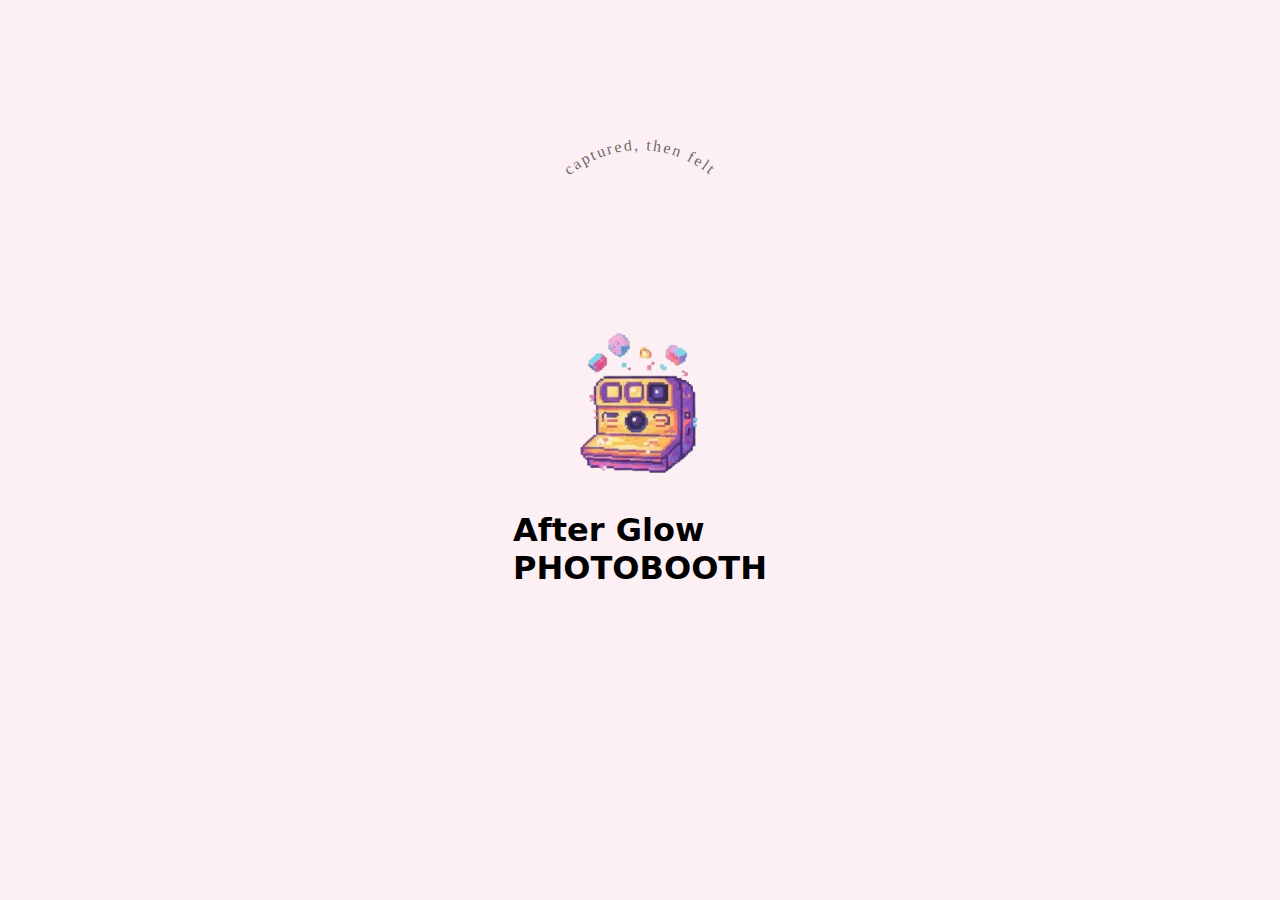
<file: index.html>
<!DOCTYPE html>
<html lang="en">
<head>
  <meta charset="UTF-8" />
  <title>AfterGlow Photobooth</title>
  <link rel="stylesheet" href="style.css" />
</head>

<body>

<!-- =====================
     INTRO SCREEN
     ===================== -->
<div id="intro">

  <!-- Curved Tagline -->
  <svg class="tagline-curve" width="300" height="150" viewBox="0 0 300 150">
    <defs>
      <path id="taglinePath" d="M 40 120 A 110 110 0 0 1 260 120" />
    </defs>
    <text>
      <textPath href="#taglinePath" startOffset="50%" text-anchor="middle">
        captured, then felt
      </textPath>
    </text>
  </svg>

  <!-- Logo -->
  <img src="assets/assets.png" class="intro-logo" alt="AfterGlow Logo" />

  <!-- Brand -->
  <h1 class="brand">
    <span class="after">After Glow</span><br />
    <span class="photo">PHOTOBOOTH</span>
  </h1>

  <!-- Credit -->
  <div class="credit">
    
  </div>

</div>

<!-- =====================
     CAMERA APP
     ===================== -->
<div class="app hidden" id="app">

  <div class="filter-bar">
    <button data-filter="normal">📷</button>
    <button data-filter="bw">🤍</button>
    <button data-filter="softGlow">✨</button>
    <button data-filter="retroWhite">🕊️</button>
    <button data-filter="vintageWhite">📼</button>
    <button data-filter="modern">🌿</button>
  </div>

  <div class="camera-wrapper">
    <video id="video" autoplay playsinline></video>
    <div id="countdown">3</div>
    <div id="captureHint"></div>
  </div>

  <div class="controls">
    <button id="captureBtn">Capture</button>
  </div>

  <button id="nextBtn">Next → Customize</button>

</div>

<script src="script.js"></script>
</body>
</html>
</file>
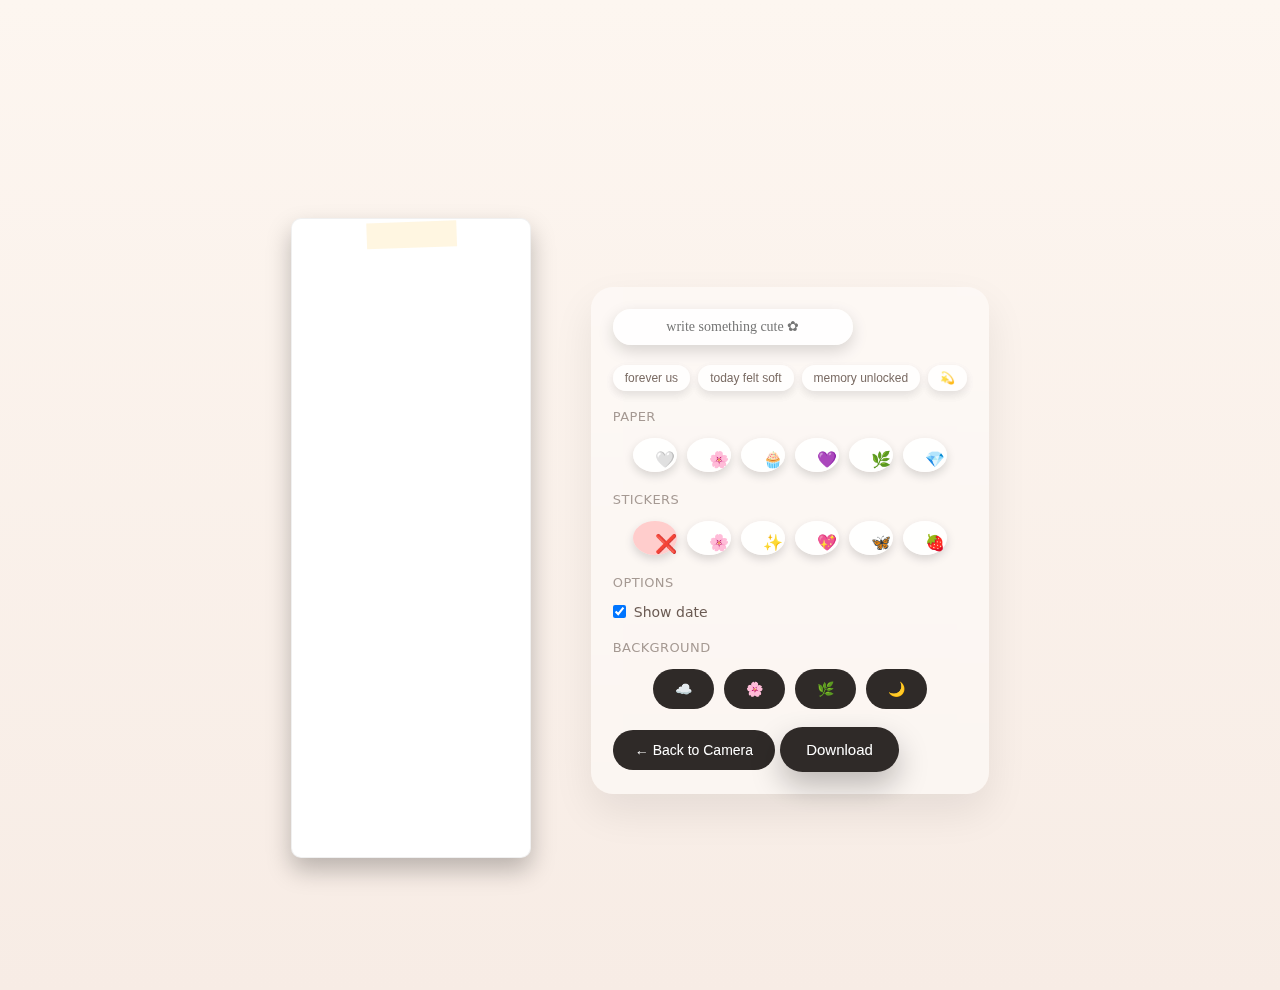
<file: polaroid.html>
<!DOCTYPE html>
<html lang="en">
<head>
  <meta charset="UTF-8" />
  <title>Customize Polaroid</title>
  <link rel="stylesheet" href="style.css" />
</head>
<body>

<div class="polaroid-app">

  <!-- LEFT : PREVIEW -->
  <div class="preview-section">
    <canvas id="polaroidCanvas"></canvas>
  </div>

  <!-- RIGHT : CONTROLS -->
  <div class="side-panel">

    <!-- CAPTION -->
    <input
      id="captionInput"
      

      placeholder="write something cute ✿"
    />
    
<div class="caption-presets">
  <button data-text="forever us 💌">forever us</button>
  <button data-text="today felt soft ☁️">today felt soft</button>
  <button data-text="memory unlocked ✨">memory unlocked</button>
  <button data-text="💫">💫</button>
</div>

    <!-- PAPER -->
    <div class="section">
  <h4>Paper</h4>
  <div class="polaroid-style">
    <button data-paper="white">🤍</button>
    <button data-paper="blush">🌸</button>
    <button data-paper="cream">🧁</button>
    <button data-paper="lavender">💜</button>
    <button data-paper="mint">🌿</button>
    <button data-paper="sky">💎</button>
  </div>
</div>


<div class="section">
  <h4>Stickers</h4>
  <div class="sticker-style">
    <button data-sticker="none">❌</button>
    <button data-sticker="🌸">🌸</button>
    <button data-sticker="✨">✨</button>
    <button data-sticker="💖">💖</button>
    <button data-sticker="🦋">🦋</button>
    <button data-sticker="🍓">🍓</button>
  </div>
</div>

<div class="section">
  <h4>Options</h4>
  <label class="date-toggle">
    <input type="checkbox" id="dateToggle" checked />
    Show date
  </label>
</div>

    <!-- STICKERS (UI only for now) -->
    
<div class="section">
  <h4>Background</h4>
  <div class="bg-style">
    <button data-bg="cloud">☁️</button>
    <button data-bg="blush">🌸</button>
    <button data-bg="matcha">🌿</button>
    <button data-bg="night">🌙</button>
  </div>
</div>

    <!-- ACTIONS -->
    <button id="backBtn" class="secondary-btn">
      ← Back to Camera
    </button>

    <button id="downloadBtn" class="download-btn">
      Download
    </button>

  </div>

</div>

<script src="polaroid.js"></script>
</body>
</html>
</file>
<file: style.css>
:root {
  --bg: #fdf6f0;
  --btn: #2f2a28;
}

* {
  margin: 0;
  padding: 0;
  box-sizing: border-box;
}

body {
  background: linear-gradient(180deg, var(--bg), #f7ece5);
  min-height: 100vh;
  font-family: "Poppins", system-ui, sans-serif;
  display: flex;
  justify-content: center;
  align-items: flex-start;
  padding-top: 10vh;
}

/* MAIN APP */
.app {
  display: flex;
  flex-direction: column;
  align-items: center;
  gap: 16px;
}

/* CAMERA PREVIEW */
.camera-wrapper {
  position: relative;
  width: 520px;
  height: 360px;
  border-radius: 22px;
  overflow: hidden;
  background: black;
  box-shadow:
    0 25px 50px rgba(0, 0, 0, 0.15),
    inset 0 0 0 1px rgba(255, 255, 255, 0.15);
}

video {
  width: 100%;
  height: 100%;
  object-fit: cover;
  object-position: center center;
  transform: scaleX(-1) scale(1.08);
}

.filter-bar {
  display: flex;
  gap: 10px;
  margin-bottom: 10px;
}

.filter-bar button {
  width: 38px;
  height: 38px;
  border-radius: 50%;
  border: none;
  cursor: pointer;
  font-size: 16px;
  background: rgba(255, 255, 255, 0.85);
  box-shadow: 0 4px 10px rgba(0,0,0,0.15);
  transition: transform 0.2s ease;
}

.filter-bar button:hover {
  transform: scale(1.1);
}

/* COUNTDOWN */
#countdown {
  position: absolute;
  inset: 0;
  display: none;
  align-items: center;
  justify-content: center;
  font-size: 120px;
  font-weight: 700;
  color: white;
  background: rgba(0, 0, 0, 0.35);
  backdrop-filter: blur(4px);
}
#captureHint {
  position: absolute;
  bottom: 16px;
  width: 100%;
  text-align: center;

  font-size: 14px;
  font-family: "Poppins", sans-serif;
  color: rgba(255, 255, 255, 0.95);

  letter-spacing: 0.3px;
  opacity: 0;
  transition: opacity 0.3s ease;

  z-index: 3; /* 🔥 IMPORTANT */
  pointer-events: none;
}

@keyframes fadeUp {
  from {
    opacity: 0;
    transform: translateY(15px);
  }
  to {
    opacity: 1;
    transform: translateY(0);
  }
}

.app {
  animation: fadeUp 0.6s ease forwards;
}

/* BUTTONS */
.controls {
  display: flex;
  gap: 12px;
}

button {
  background: var(--btn);
  padding: 12px 22px;
  font-size: 14px;
  font-weight: 500;
  border-radius: 999px;
  border: none;
  cursor: pointer;
  color: #fff;
  transition: all 0.25s ease;
}

button:hover {
  transform: translateY(-2px);
  box-shadow: 0 8px 18px rgba(0, 0, 0, 0.2);
}

/* POLAROID */
canvas {
  width: 240px;
  background: white;
  border-radius: 10px;
  box-shadow: 0 10px 25px rgba(0,0,0,0.25);
}

/* INPUT */
#captionInput {
    margin-bottom: 14px;
  width: 240px;
  padding: 10px 14px;
  border-radius: 999px;
  border: none;
  outline: none;
  font-size: 14px;
  font-family: "Comic Neue", "Poppins", cursive;
  text-align: center;
  background: rgba(255, 255, 255, 0.85);
  color: #6b5b53;
  box-shadow: 0 6px 16px rgba(0,0,0,0.15);
}
.caption-presets {
  margin-top: 6px;
}
.caption-presets button {
  padding: 6px 10px;     /* slightly smaller */
  font-size: 11.5px;
}
.section {
  margin-top: 18px;   /* was smaller before */
}
.section:first-of-type {
  margin-top: 22px;
}
.caption-presets {
  opacity: 0.9;
}

.side-panel {
  background: rgba(255,255,255,0.45);
  backdrop-filter: blur(12px);
  border-radius: 22px;
  padding: 22px;
  box-shadow: 0 18px 40px rgba(0,0,0,0.08);
}
.polaroid-style button:hover,
.sticker-style button:hover {
  box-shadow: 
    0 6px 18px rgba(0,0,0,0.15),
    0 0 0 6px rgba(255,255,255,0.4);
}
.section h4 {
  font-size: 11px;
  text-transform: uppercase;
  letter-spacing: 1.2px;
  opacity: 0.6;
}
#captionInput:focus {
  box-shadow: 
    0 0 0 3px rgba(255,255,255,0.8),
    0 12px 30px rgba(0,0,0,0.15);
}

.polaroid-style button.active,
.sticker-style button.active {
  box-shadow:
    0 0 0 3px rgba(0,0,0,0.15),
    0 8px 18px rgba(0,0,0,0.2);
}
.section {
  margin-bottom: 22px;
}
.download-btn {
  font-size: 15px;
  padding: 14px 26px;
  box-shadow: 0 14px 30px rgba(0,0,0,0.25);
}

/* SIDE PANEL */
.polaroid-app {
  display: flex;
  align-items: center;
  justify-content: center;
  gap: 60px;
  min-height: 100vh;
}

.polaroid-style,
.bg-style,
.sticker-style {
  display: flex;
  gap: 10px;
  justify-content: center;
}

.polaroid-style button,
.sticker-style button {
  width: 34px;
  height: 34px;
  border-radius: 50%;
  border: none;
  cursor: pointer;
  font-size: 16px;
  background: rgba(255,255,255,0.9);
  box-shadow: 0 4px 10px rgba(0,0,0,0.15);
  transition: transform 0.2s ease;
}

.polaroid-style button:hover,
.sticker-style button:hover {
  transform: scale(1.1);
}

.polaroid-style button.active {
  box-shadow: 0 0 0 2px #2f2a28;
}

/* DATE TOGGLE */
.date-toggle {
  display: flex;
  align-items: center;
  gap: 8px;
  font-size: 14px;
  color: #6b5b53;
}
.section {
  display: flex;
  flex-direction: column;
  gap: 8px;
  margin-bottom: 14px;
}

.section h4 {
  font-size: 13px;
  font-weight: 500;
  color: #6b5b53;
  letter-spacing: 0.4px;
}
.section {
  margin-bottom: 18px;
}
.sticker-style button[data-sticker="none"] {
  background: rgba(255, 200, 200, 0.9);
  font-size: 18px;
}
.section h4 {
  margin-bottom: 6px;
}

.section + .section {
  margin-top: 20px;
}
@keyframes print {
  from { transform: translateY(-20px); opacity: 0 }
  to { transform: translateY(0); opacity: 1 }
}
canvas {
  animation: print 0.6s ease-out;
}
canvas {
  box-shadow:
    inset 0 0 0 1px rgba(0,0,0,0.06),
    0 12px 25px rgba(0,0,0,0.25);
}
.caption-presets {
  display: flex;
  gap: 8px;
  flex-wrap: wrap;
  justify-content: center;
}

.caption-presets button {
  padding: 6px 12px;
  font-size: 12px;
  border-radius: 999px;
  border: none;
  cursor: pointer;
  background: rgba(255,255,255,0.85);
  color: #6b5b53;
  box-shadow: 0 4px 10px rgba(0,0,0,0.12);
}
/* =====================
   INTRO SCREEN
   ===================== */

.intro-screen {
  position: fixed;
  inset: 0;
  background: #f6eaf3;
  display: flex;
  flex-direction: column;
  align-items: center;
  justify-content: center;
  z-index: 9999;
  animation: introFadeOut 0.6s ease forwards;
  animation-delay: 2.6s;
}

.intro-logo {
  width: 170px;
  margin-bottom: 18px;
  opacity: 0;
  transform: translateY(18px) scale(0.95);
  animation: introReveal 1.4s ease forwards;
}

.intro-text {
  text-align: center;
  opacity: 0;
  transform: translateY(12px);
  animation: introReveal 1.4s ease forwards;
  animation-delay: 0.4s;
}

.intro-script {
  font-family: "Playfair Display", serif;
  font-style: italic;
  font-size: 38px;
  font-weight: 400;
  color: #000;
  letter-spacing: 1px;
}

.intro-title {
  font-family: "Playfair Display", serif;
  font-size: 44px;
  font-weight: 700;
  letter-spacing: 4px;
  margin-top: -4px;
  color: #000;
}

.intro-credit {
  position: absolute;
  bottom: 28px;
  font-size: 18px;
  opacity: 0.75;
  font-family: cursive;
  color: #000;
  opacity: 0;
  animation: introReveal 1.4s ease forwards;
  animation-delay: 0.9s;
}

/* =====================
   ANIMATIONS
   ===================== */

@keyframes introReveal {
  to {
    opacity: 1;
    transform: translateY(0) scale(1);
  }
}

@keyframes introFadeOut {
  to {
    opacity: 0;
    pointer-events: none;
  }
}
/* =========================
   INTRO SCREEN
   ========================= */

.intro-screen {
  position: fixed;
  inset: 0;
  background: #fdecef;
  display: flex;
  flex-direction: column;
  align-items: center;
  justify-content: center;
  gap: 10px;
  z-index: 9999;
}

.intro-screen * {
  z-index: 2;   /* 👈 everything above grain */
}


/* 🌸 Soft animated grain */
.grain {
  position: absolute;
  inset: 0;
  z-index: 1;              /* 👈 behind logo & text */
  pointer-events: none;
}

@keyframes grainMove {
  0% { transform: translate(0,0); }
  100% { transform: translate(-10px, -10px); }
}

/* 💗 Logo glow pulse */
.intro-logo {
  width: 150px;
  z-index: 5;              /* 🔥 forces it above grain */
  position: relative;
  opacity: 1 !important;   /* 🔥 prevents vanish */
  animation: glowPulse 2.6s ease-in-out infinite;
}


@keyframes glowPulse {
  0%, 100% {
    filter: drop-shadow(0 0 0px rgba(255, 182, 193, 0.0));
  }
  50% {
    filter: drop-shadow(0 0 18px rgba(255, 182, 193, 0.55));
  }
}

/* Title */
.intro-title {
  font-family: "Playfair Display", serif;
  font-size: 42px;
  font-style: italic;
  letter-spacing: 1px;
}

/* PHOTOBOOTH letters */
.intro-photobooth {
  font-family: "Playfair Display", serif;
  font-size: 44px;
  letter-spacing: 4px;
  display: flex;
  gap: 2px;
}

/* Credit */
.intro-credit {
  position: absolute;
  bottom: 28px;
  font-size: 18px;
  opacity: 0.7;
}
.tagline-curve {
  position: absolute;
  top: 80px;
  opacity: 0;
  animation: taglineFade 1.8s ease forwards;
  animation-delay: 0.8s;
}

.tagline-curve text {
  font-family: "Playfair Display", serif;
  font-size: 16px;
  letter-spacing: 2px;
  fill: rgba(0, 0, 0, 0.55);
}

/* subtle float */
@keyframes taglineFade {
  from {
    opacity: 0;
    transform: translateY(6px);
  }
  to {
    opacity: 1;
    transform: translateY(0);
  }
}
.tagline-curve {
  animation:
    taglineFade 1.8s ease forwards,
    slowFloat 6s ease-in-out infinite;
}

@keyframes slowFloat {
  0%, 100% {
    transform: translateY(0) rotate(0deg);
  }
  50% {
    transform: translateY(-2px) rotate(0.4deg);
  }
}
.intro {
  position: relative;
  width: 100%;
  height: 100vh;
  background: #f8eef3;
  display: flex;
  flex-direction: column;
  align-items: center;
  justify-content: center;
}

.tagline-curve {
  position: absolute;
  top: 140px; /* 👈 adjust if needed */
  z-index: 5;
  opacity: 1; /* 🔥 force visible */
  pointer-events: none;
}

.tagline-curve text {
  font-family: "Playfair Display", serif;
  font-size: 16px;
  letter-spacing: 2px;
  fill: rgba(0, 0, 0, 0.6);
}
#intro {
  position: fixed;
  inset: 0;
  background: #fdf0f5; /* your blush bg */
  display: flex;
  flex-direction: column;
  align-items: center;
  justify-content: center;
  gap: 18px;
  z-index: 9999;
}

/* hide app initially */
.hidden {
  display: none;
}

/* logo pulse */
.logo {
  width: 160px;
  animation: pulse 2.5s ease-in-out infinite;
}

@keyframes pulse {
  0%, 100% { transform: scale(1); }
  50% { transform: scale(1.05); }
}

/* curved tagline */
.tagline-circle {
  font-size: 14px;
  color: #7a6f74;
  letter-spacing: 2px;
  transform: rotate(-10deg);
}

/* brand animation */
.brand .photo {
  display: inline-block;
  animation: reveal 1.2s ease forwards;
}

@keyframes reveal {
  from { opacity: 0; letter-spacing: 12px; }
  to { opacity: 1; letter-spacing: 2px; }
}
.hidden {
  display: none;
}

.fade-out {
  opacity: 0;
  transition: opacity 0.6s ease;
}
</file>
